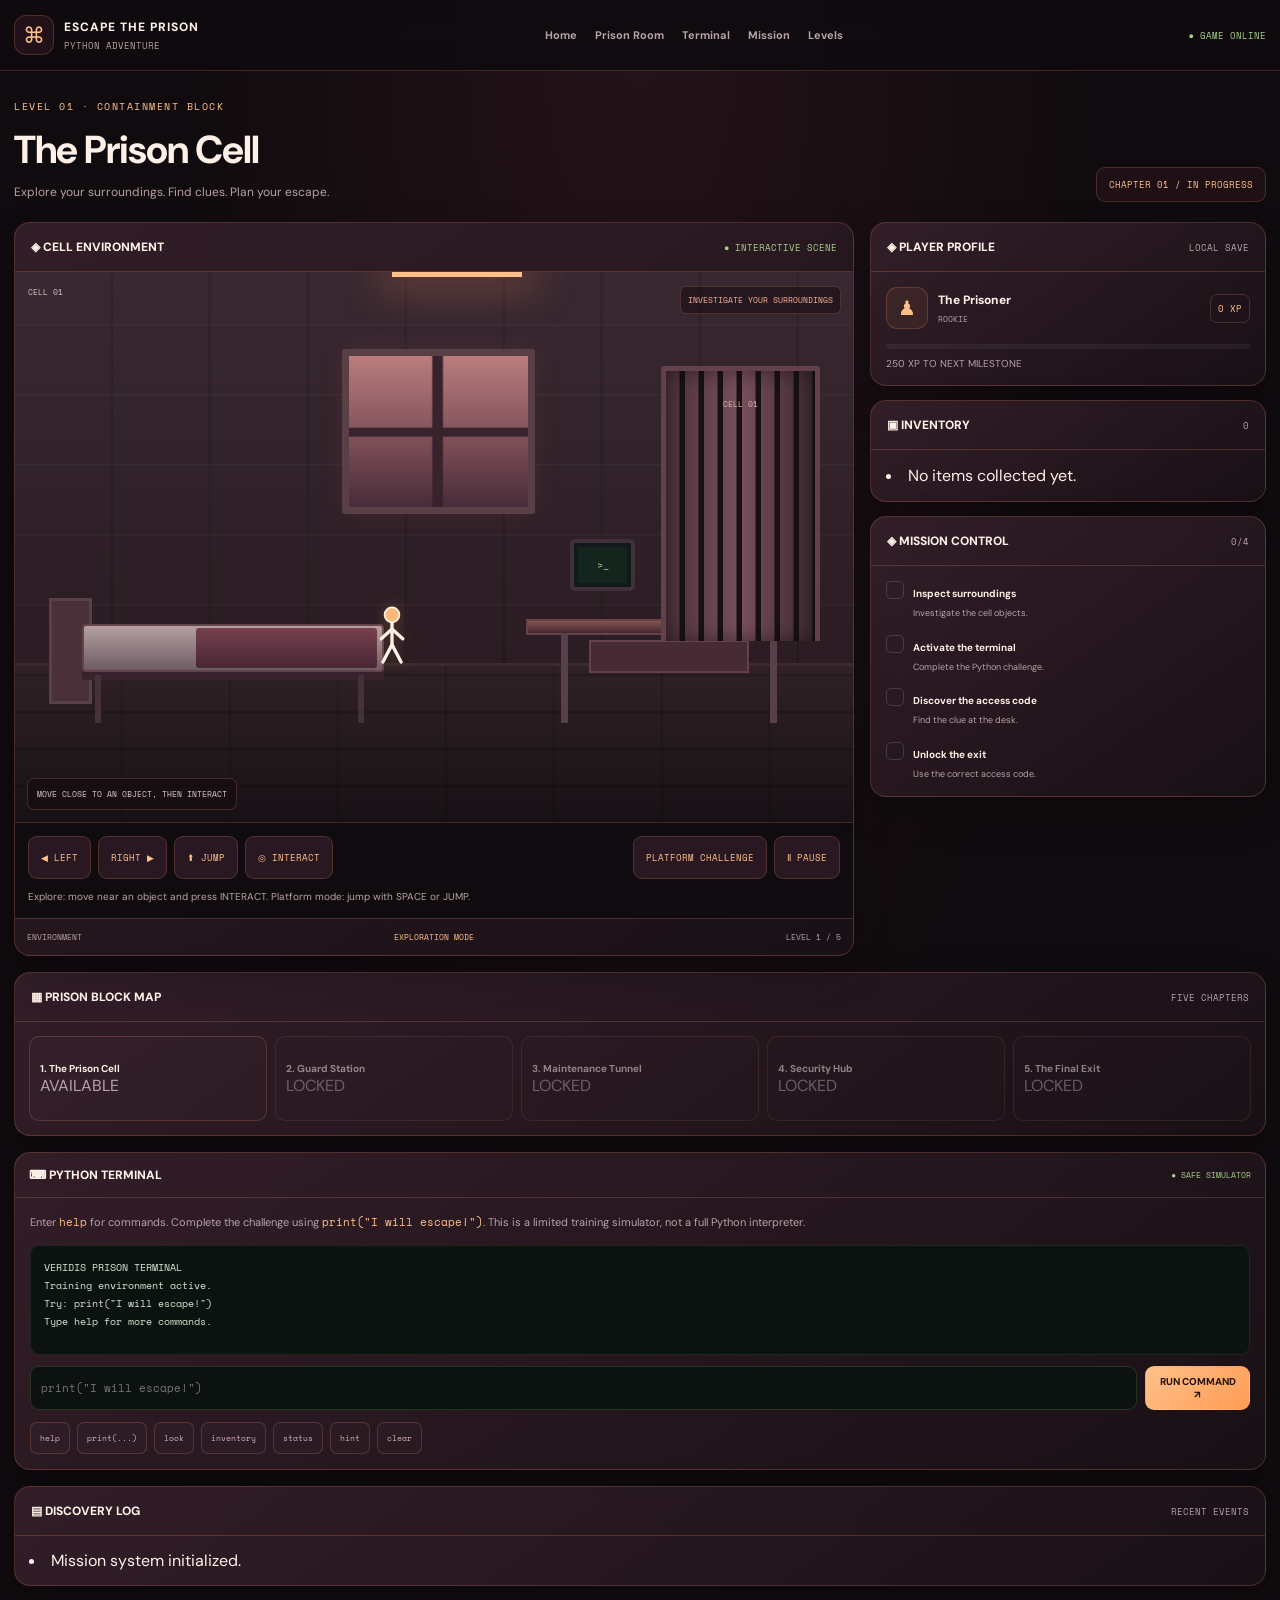
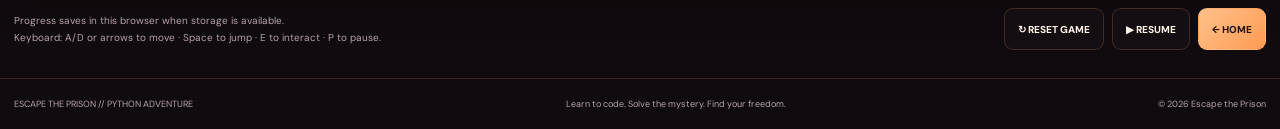
<file: prison.html>
<!DOCTYPE html>
<html lang="en">
<head>
<meta charset="UTF-8">
<meta name="viewport" content="width=device-width, initial-scale=1.0">
<meta name="theme-color" content="#100b0e">
<title>Prison Cell | Escape the Prison</title>

<link rel="preconnect" href="https://fonts.googleapis.com">
<link href="https://fonts.googleapis.com/css2?family=DM+Sans:wght@400;500;600;700;800&family=Space+Mono:wght@400;700&display=swap" rel="stylesheet">

<style>
:root {
  --bg: #100b0e;
  --panel: #21141b;
  --maroon: #702d43;
  --orange: #ff9b54;
  --orange-light: #ffc18a;
  --text: #fff1e7;
  --muted: #b6a2aa;
  --border: rgba(255,155,120,.2);
  --green: #a8cf8b;
}

* {
  box-sizing: border-box;
  margin: 0;
  padding: 0;
}

body {
  min-height: 100vh;
  color: var(--text);
  background:
    radial-gradient(ellipse at top, #702d4338, transparent 50%),
    var(--bg);
  font-family: "DM Sans", sans-serif;
}

button, input {
  font: inherit;
}

button {
  cursor: pointer;
  -webkit-tap-highlight-color: transparent;
}

button:focus-visible,
input:focus-visible,
a:focus-visible {
  outline: 2px solid var(--orange);
  outline-offset: 3px;
}

a {
  color: inherit;
  text-decoration: none;
}

.container {
  width: min(1400px, calc(100% - 28px));
  margin: auto;
}

.mono {
  font-family: "Space Mono", monospace;
}

.navbar {
  position: sticky;
  top: 0;
  z-index: 50;
  background: #100b0eee;
  border-bottom: 1px solid var(--border);
  backdrop-filter: blur(15px);
}

.nav-inner {
  min-height: 70px;
  display: flex;
  align-items: center;
  justify-content: space-between;
  gap: 15px;
}

.brand {
  display: flex;
  align-items: center;
  gap: 10px;
}

.brand-icon {
  width: 40px;
  height: 40px;
  display: grid;
  place-items: center;
  border: 1px solid var(--border);
  border-radius: 12px;
  color: var(--orange-light);
  background: #702d4338;
  font-size: 22px;
}

.brand-name {
  font-size: 12px;
  font-weight: 800;
  letter-spacing: 1px;
}

.brand-subtitle {
  display: block;
  margin-top: 4px;
  color: var(--muted);
  font: 9px "Space Mono", monospace;
}

.nav-links {
  display: flex;
  gap: 18px;
  flex-wrap: wrap;
}

.nav-links a {
  color: var(--muted);
  font-size: 11px;
  font-weight: 700;
}

.nav-links a:hover {
  color: var(--orange-light);
}

.status {
  color: var(--green);
  font: 9px "Space Mono", monospace;
}

.heading {
  padding: 28px 0 20px;
  display: flex;
  align-items: flex-end;
  justify-content: space-between;
  gap: 15px;
}

.eyebrow {
  color: var(--orange-light);
  font: 10px "Space Mono", monospace;
  letter-spacing: 1.5px;
}

h1 {
  margin-top: 10px;
  font-size: clamp(27px, 4vw, 39px);
  letter-spacing: -1px;
}

.heading p {
  margin-top: 7px;
  color: var(--muted);
  font-size: 12px;
  line-height: 1.7;
}

.badge {
  padding: 10px 12px;
  border: 1px solid var(--border);
  border-radius: 9px;
  color: var(--orange-light);
  background: #702d4329;
  white-space: nowrap;
  font: 9px "Space Mono", monospace;
}

.glass {
  overflow: hidden;
  border: 1px solid var(--border);
  border-radius: 16px;
  background: linear-gradient(145deg, #36202ae8, #1a1117f5);
  box-shadow: 0 16px 40px #0003;
}

.game-layout {
  display: grid;
  grid-template-columns: minmax(0, 1.7fr) minmax(250px, .8fr);
  align-items: start;
  gap: 16px;
}

.panel-heading {
  min-height: 49px;
  display: flex;
  align-items: center;
  justify-content: space-between;
  gap: 10px;
  padding: 14px 16px;
  border-bottom: 1px solid var(--border);
}

.panel-heading h2 {
  font-size: 12px;
  font-weight: 800;
}

.small-label {
  color: var(--muted);
  font: 9px "Space Mono", monospace;
}

.live-label {
  color: var(--green);
  font: 9px "Space Mono", monospace;
}

/* ================= ROOM ================= */

.room {
  position: relative;
  height: clamp(400px, 48vw, 550px);
  min-height: 400px;
  overflow: hidden;
  isolation: isolate;
  background: #21171b;
}

.back-wall {
  position: absolute;
  inset: 0 0 27%;
  background:
    repeating-linear-gradient(
      0deg,
      transparent 0 68px,
      #ffffff08 69px 70px
    ),
    repeating-linear-gradient(
      90deg,
      transparent 0 95px,
      #0002 96px 98px
    ),
    linear-gradient(#392831, #2a1c22);
}

.floor {
  position: absolute;
  inset: auto 0 0;
  height: 29%;
  border-top: 3px solid #6c4a5070;
  background:
    repeating-linear-gradient(
      0deg,
      transparent 0 34px,
      #0003 35px 37px
    ),
    repeating-linear-gradient(
      90deg,
      transparent 0 105px,
      #0002 106px 108px
    ),
    linear-gradient(#302126, #171115);
}

.ceiling-light {
  position: absolute;
  top: 0;
  left: 45%;
  width: 130px;
  height: 5px;
  background: var(--orange-light);
  box-shadow: 0 0 40px 15px #e8895940;
}

.room-number,
.room-warning {
  position: absolute;
  top: 14px;
  z-index: 3;
  font: 8px "Space Mono", monospace;
}

.room-number {
  left: 13px;
  color: #dfc5c8;
}

.room-warning {
  right: 12px;
  padding: 7px;
  border: 1px solid var(--border);
  border-radius: 6px;
  color: #ffb19c;
  background: #190e1399;
}

.room-object {
  position: absolute;
  z-index: 4;
  border: 0;
  padding: 0;
  background: transparent;
  cursor: pointer;
}

.room-object:hover,
.room-object:focus-visible {
  filter: brightness(1.3);
}

.object-tip {
  position: absolute;
  left: 50%;
  bottom: 105%;
  transform: translateX(-50%);
  padding: 5px 7px;
  border: 1px solid var(--border);
  border-radius: 5px;
  color: var(--orange-light);
  background: #160e12;
  white-space: nowrap;
  font: 8px "Space Mono", monospace;
  opacity: 0;
  pointer-events: none;
}

.room-object:hover .object-tip,
.room-object:focus-visible .object-tip {
  opacity: 1;
}

/* Window */

.window-object {
  top: 14%;
  left: 39%;
  width: 23%;
  height: 30%;
  min-width: 85px;
  border: 7px solid #594047;
  border-radius: 3px;
  background:
    linear-gradient(90deg, transparent 46%, #38232d 47% 52%, transparent 53%),
    linear-gradient(0deg, transparent 46%, #38232d 47% 52%, transparent 53%),
    linear-gradient(#b97d7d, #744752 65%, #472c39);
  box-shadow: 0 0 25px #c94e6520;
}

/* Bed */

.bed-object {
  left: 4%;
  bottom: 18%;
  width: 40%;
  height: 24%;
}

.bed-head {
  position: absolute;
  left: 0;
  top: 5%;
  width: 13%;
  height: 80%;
  border: 3px solid #584047;
  background: #493039;
}

.bed-mattress {
  position: absolute;
  left: 10%;
  right: 0;
  top: 25%;
  height: 36%;
  border: 2px solid #63444c;
  border-radius: 4px;
  background: linear-gradient(#b4a0a0, #6f5b65);
  box-shadow: 0 8px #38232c;
}

.bed-blanket {
  position: absolute;
  left: 44%;
  right: 2%;
  top: 28%;
  height: 30%;
  border-radius: 3px;
  background: linear-gradient(#77404e, #482735);
}

.bed-leg {
  position: absolute;
  bottom: 0;
  width: 6px;
  height: 37%;
  background: #443139;
}

.bed-leg.one { left: 14%; }
.bed-leg.two { right: 6%; }

/* Desk */

.desk-object {
  right: 5%;
  bottom: 18%;
  width: 34%;
  height: 25%;
}

.desk-top {
  position: absolute;
  inset: 24% 0 auto;
  height: 12%;
  background: linear-gradient(#825453, #42282f);
  border: 2px solid #684449;
}

.desk-leg {
  position: absolute;
  top: 34%;
  bottom: 0;
  width: 7px;
  background: #57404a;
}

.desk-leg.left { left: 12%; }
.desk-leg.right { right: 12%; }

.desk-drawer {
  position: absolute;
  left: 22%;
  right: 22%;
  top: 39%;
  height: 24%;
  border: 2px solid #644149;
  background: #472b34;
}

/* Terminal */

.terminal-object {
  right: 26%;
  bottom: 42%;
  width: 65px;
  height: 52px;
  border: 4px solid #423038;
  border-radius: 5px;
  background: #11191a;
}

.terminal-screen {
  position: absolute;
  inset: 4px;
  display: grid;
  place-items: center;
  color: var(--green);
  background: #14251d;
  font: 10px "Space Mono", monospace;
}

/* Door */

.door-object {
  right: 4%;
  top: 17%;
  width: 19%;
  height: 50%;
  min-width: 62px;
  border: 5px solid #62414b;
  border-bottom: 0;
  border-radius: 4px 4px 0 0;
  background:
    repeating-linear-gradient(
      90deg,
      transparent 0 13px,
      #171014 14px 19px
    ),
    linear-gradient(90deg, #4a303a, #78505a, #3b2730);
  box-shadow: inset 0 0 20px #10090c88;
}

.door-object::after {
  content: "CELL 01";
  position: absolute;
  top: 10%;
  left: 0;
  right: 0;
  color: #d6b6ba;
  text-align: center;
  font: 8px "Space Mono", monospace;
}

/* ================= STICKMAN ================= */

.stickman {
  position: absolute;
  z-index: 10;
  left: 48%;
  bottom: 27%;
  width: 38px;
  height: 72px;
  transform: translateX(-50%);
  pointer-events: none;
  filter: drop-shadow(0 0 7px #ff9b5440);
}

.stickman svg {
  width: 100%;
  height: 100%;
  overflow: visible;
}

.body-part {
  fill: none;
  stroke: #fff1e7;
  stroke-width: 4;
  stroke-linecap: round;
  stroke-linejoin: round;
}

.head {
  fill: #ffb878;
  stroke: #fff1e7;
  stroke-width: 2;
}

.stickman.walking .leg-left {
  animation: legLeft .2s infinite alternate;
  transform-origin: 23px 57px;
}

.stickman.walking .leg-right {
  animation: legRight .2s infinite alternate;
  transform-origin: 23px 57px;
}

.stickman.walking .arm-left {
  animation: armLeft .2s infinite alternate;
  transform-origin: 23px 35px;
}

.stickman.walking .arm-right {
  animation: armRight .2s infinite alternate;
  transform-origin: 23px 35px;
}

@keyframes legLeft {
  to { transform: rotate(25deg); }
}

@keyframes legRight {
  to { transform: rotate(-25deg); }
}

@keyframes armLeft {
  to { transform: rotate(-22deg); }
}

@keyframes armRight {
  to { transform: rotate(22deg); }
}

/* ================= PLATFORM MODE ================= */

.platform {
  display: none;
  position: absolute;
  z-index: 5;
  height: 13px;
  border: 2px solid #98616b;
  border-radius: 4px;
  background: linear-gradient(#75404f, #38212d);
  box-shadow: 0 5px 12px #0006;
  pointer-events: none;
}

.platform-mode .platform {
  display: block;
}

.platform-one {
  left: 17%;
  bottom: 30%;
  width: 22%;
}

.platform-two {
  left: 45%;
  bottom: 44%;
  width: 22%;
}

.platform-three {
  right: 4%;
  bottom: 58%;
  width: 18%;
}

.platform-exit {
  display: none;
  position: absolute;
  z-index: 6;
  right: 4%;
  bottom: 65%;
  padding: 8px;
  border: 1px solid var(--orange);
  border-radius: 7px;
  color: var(--orange-light);
  background: #160e12;
  font: 9px "Space Mono", monospace;
}

.platform-mode .platform-exit {
  display: block;
}

.platform-mode .bed-object,
.platform-mode .desk-object,
.platform-mode .terminal-object,
.platform-mode .window-object,
.platform-mode .door-object {
  opacity: .12;
  pointer-events: none;
}

.interaction-prompt {
  display: none;
  position: absolute;
  z-index: 20;
  left: 50%;
  bottom: 8%;
  transform: translateX(-50%);
  padding: 8px 10px;
  border: 1px solid #ffb87b80;
  border-radius: 8px;
  color: #24140e;
  background: var(--orange-light);
  white-space: nowrap;
  font: 9px "Space Mono", monospace;
}

.interaction-prompt.show {
  display: block;
}

.room-hint {
  position: absolute;
  z-index: 12;
  left: 12px;
  bottom: 12px;
  max-width: 75%;
  padding: 9px;
  border: 1px solid var(--border);
  border-radius: 7px;
  color: #e7cbd0;
  background: #160e12df;
  font: 8px "Space Mono", monospace;
  pointer-events: none;
}

.pause-overlay {
  display: none;
  position: absolute;
  inset: 0;
  z-index: 30;
  place-items: center;
  color: var(--orange-light);
  background: #100b0ed9;
  font: 14px "Space Mono", monospace;
}

.pause-overlay.show {
  display: grid;
}

/* ================= CONTROLS ================= */

.game-controls {
  display: flex;
  flex-wrap: wrap;
  justify-content: space-between;
  align-items: center;
  gap: 10px;
  padding: 13px;
  border-top: 1px solid var(--border);
  background: #100b0e;
}

.control-group {
  display: flex;
  flex-wrap: wrap;
  gap: 7px;
}

.game-control {
  min-height: 43px;
  padding: 10px 12px;
  border: 1px solid var(--border);
  border-radius: 9px;
  color: var(--orange-light);
  background: #291821;
  font: 9px "Space Mono", monospace;
  touch-action: none;
  user-select: none;
}

.game-control:active {
  color: #211016;
  background: var(--orange);
}

.control-hint {
  flex-basis: 100%;
  color: var(--muted);
  font-size: 10px;
  line-height: 1.6;
}

.scene-footer {
  display: flex;
  flex-wrap: wrap;
  justify-content: space-between;
  gap: 8px;
  padding: 12px;
  border-top: 1px solid var(--border);
  color: var(--muted);
  font: 8px "Space Mono", monospace;
}

.scene-footer strong {
  color: var(--orange-light);
  font-weight: 400;
}

/* ================= SIDEBAR ================= */

.sidebar {
  display: grid;
  gap: 14px;
}

.side-body {
  padding: 15px;
}

.player-row {
  display: flex;
  align-items: center;
  gap: 10px;
}

.avatar {
  width: 42px;
  height: 42px;
  display: grid;
  place-items: center;
  border: 1px solid var(--border);
  border-radius: 11px;
  color: var(--orange-light);
  background: #ff9b5412;
  font-size: 20px;
}

.player-name {
  font-size: 12px;
  font-weight: 800;
}

.player-rank {
  margin-top: 5px;
  color: var(--muted);
  font: 8px "Space Mono", monospace;
}

.xp-pill {
  margin-left: auto;
  padding: 7px;
  border: 1px solid var(--border);
  border-radius: 7px;
  color: var(--orange-light);
  font: 9px "Space Mono", monospace;
}

.xp-track {
  height: 5px;
  margin-top: 15px;
  overflow: hidden;
  border-radius: 20px;
  background: #ffffff0d;
}

.xp-fill {
  width: 0;
  height: 100%;
  background: linear-gradient(90deg, var(--maroon), var(--orange));
  transition: width .3s;
}

.xp-note {
  margin-top: 8px;
  color: var(--muted);
  font-size: 10px;
}

.object-list {
  display: grid;
  gap: 8px;
}

.object-entry {
  display: flex;
  align-items: center;
  gap: 9px;
  padding: 9px;
  border: 1px solid #ffffff0b;
  border-radius: 9px;
  background: #ffffff03;
}

.object-entry .icon {
  width: 29px;
  height: 29px;
  display: grid;
  place-items: center;
  border-radius: 7px;
  color: var(--orange-light);
  background: #ff9b5410;
}

.object-entry strong {
  display: block;
  font-size: 10px;
}

.object-entry small {
  display: block;
  margin-top: 4px;
  color: var(--muted);
  font-size: 9px;
}

.object-entry .state {
  margin-left: auto;
  color: var(--green);
  font: 8px "Space Mono", monospace;
}

.mission-item {
  display: flex;
  align-items: flex-start;
  gap: 9px;
  margin-bottom: 14px;
}

.mission-item:last-child {
  margin-bottom: 0;
}

.check {
  width: 18px;
  height: 18px;
  display: grid;
  place-items: center;
  flex-shrink: 0;
  border: 1px solid #ffffff24;
  border-radius: 5px;
  color: transparent;
}

.mission-item.done .check {
  border-color: #a8cf8b66;
  color: var(--green);
  background: #a8cf8b13;
}

.mission-item strong {
  font-size: 10px;
}

.mission-item p {
  margin-top: 4px;
  color: var(--muted);
  font-size: 9px;
  line-height: 1.6;
}

.action-button {
  min-height: 42px;
  display: inline-flex;
  align-items: center;
  justify-content: center;
  gap: 7px;
  padding: 0 13px;
  border: 1px solid transparent;
  border-radius: 9px;
  font-size: 10px;
  font-weight: 800;
}

.primary {
  color: #25140f;
  background: linear-gradient(135deg, var(--orange-light), var(--orange));
}

.secondary {
  border-color: var(--border);
  color: var(--text);
  background: #ffffff05;
}

.full {
  width: 100%;
}

/* ================= LEVELS ================= */

.level-panel,
.terminal-panel,
.log-panel {
  margin-top: 16px;
}

.level-grid {
  display: grid;
  grid-template-columns: repeat(5, minmax(0, 1fr));
  gap: 8px;
  padding: 14px;
}

.level-card {
  min-height: 85px;
  padding: 10px;
  border: 1px solid var(--border);
  border-radius: 10px;
  color: var(--muted);
  background: #ffffff04;
  text-align: left;
}

.level-card strong {
  display: block;
  color: var(--text);
  font-size: 10px;
}

.level-card small {
  display: block;
  margin-top: 8px;
  font: 8px "Space Mono", monospace;
}

.level-card.unlocked {
  border-color: #ff9b5466;
  color: var(--orange-light);
  background: #ff9b540c;
}

.level-card.completed {
  border-color: #a8cf8b66;
}

.level-card:disabled {
  opacity: .5;
  cursor: not-allowed;
}

/* ================= TERMINAL ================= */

.terminal-toolbar {
  display: flex;
  justify-content: space-between;
  align-items: center;
  gap: 10px;
  padding: 14px;
  border-bottom: 1px solid var(--border);
}

.terminal-title {
  font-size: 12px;
  font-weight: 800;
}

.terminal-status {
  color: var(--green);
  font: 8px "Space Mono", monospace;
}

.terminal-content {
  padding: 15px;
}

.terminal-intro {
  margin-bottom: 12px;
  color: var(--muted);
  font-size: 11px;
  line-height: 1.8;
}

.terminal-intro code {
  color: var(--orange-light);
  font-family: "Space Mono", monospace;
}

.terminal-output {
  min-height: 110px;
  max-height: 190px;
  overflow: auto;
  padding: 13px;
  border: 1px solid #a8cf8b1c;
  border-radius: 9px;
  color: #d7e7d3;
  background: #0c1210;
  font: 10px/1.8 "Space Mono", monospace;
  white-space: pre-wrap;
  overflow-wrap: anywhere;
}

.terminal-line {
  color: var(--green);
}

.terminal-error {
  color: #ff9999;
}

.terminal-success {
  color: #ffd09b;
}

.terminal-form {
  display: flex;
  gap: 8px;
  margin-top: 11px;
}

.terminal-form input {
  width: 100%;
  min-width: 0;
  min-height: 44px;
  padding: 10px;
  border: 1px solid #a8cf8b2b;
  border-radius: 9px;
  color: #cde7c4;
  background: #0c1210;
  font: 11px "Space Mono", monospace;
}

.terminal-help {
  display: flex;
  flex-wrap: wrap;
  gap: 7px;
  margin-top: 12px;
}

.command-chip {
  min-height: 32px;
  padding: 6px 9px;
  border: 1px solid var(--border);
  border-radius: 7px;
  color: #d7b5c0;
  background: #ffffff04;
  font: 8px "Space Mono", monospace;
}

.log-body {
  padding: 14px;
}

.log-list {
  display: grid;
  gap: 9px;
}

.log-line {
  display: flex;
  gap: 9px;
  color: var(--muted);
  font-size: 10px;
  line-height: 1.6;
}

.log-line span {
  color: var(--orange-light);
  font-family: "Space Mono", monospace;
}

.log-empty {
  color: var(--muted);
  font-size: 10px;
}

.bottom-actions {
  display: flex;
  justify-content: space-between;
  align-items: center;
  flex-wrap: wrap;
  gap: 12px;
  padding: 22px 0 28px;
}

.bottom-actions p {
  color: var(--muted);
  font-size: 10px;
  line-height: 1.7;
}

.action-group {
  display: flex;
  flex-wrap: wrap;
  gap: 8px;
}

/* ================= MODAL + TOAST ================= */

.modal-backdrop {
  position: fixed;
  inset: 0;
  z-index: 100;
  display: none;
  align-items: center;
  justify-content: center;
  padding: 16px;
  background: #080508d9;
  backdrop-filter: blur(8px);
}

.modal-backdrop.open {
  display: flex;
}

.modal {
  width: min(430px, 100%);
  max-height: 90vh;
  overflow: auto;
  padding: 22px;
  border: 1px solid #ff9b5444;
  border-radius: 17px;
  background: linear-gradient(145deg, #351e29, #160f13);
}

.modal-top {
  display: flex;
  justify-content: space-between;
  align-items: center;
  gap: 10px;
}

.modal-top h2 {
  font-size: 17px;
}

.close-modal {
  width: 34px;
  height: 34px;
  border: 1px solid var(--border);
  border-radius: 8px;
  color: var(--text);
  background: #ffffff05;
  font-size: 20px;
}

.modal-description {
  margin-top: 13px;
  color: var(--muted);
  font-size: 11px;
  line-height: 1.8;
}

.modal-content {
  margin-top: 16px;
}

.modal-content label {
  display: block;
  margin-bottom: 8px;
  color: var(--orange-light);
  font-size: 10px;
}

.modal-input {
  width: 100%;
  min-height: 45px;
  padding: 11px;
  border: 1px solid var(--border);
  border-radius: 8px;
  color: var(--text);
  background: var(--bg);
}

.modal-feedback {
  min-height: 20px;
  margin-top: 11px;
  color: var(--muted);
  font-size: 10px;
  line-height: 1.6;
}

.modal-actions {
  display: flex;
  flex-wrap: wrap;
  gap: 8px;
  margin-top: 14px;
}

.modal-actions button {
  flex: 1;
}

.toast {
  position: fixed;
  right: 16px;
  bottom: 16px;
  z-index: 150;
  width: min(330px, calc(100% - 32px));
  padding: 14px;
  border: 1px solid #ff9b5444;
  border-radius: 12px;
  background: #21141bef;
  box-shadow: 0 15px 45px #0006;
  opacity: 0;
  transform: translateY(10px);
  pointer-events: none;
  transition: .2s;
}

.toast.show {
  opacity: 1;
  transform: translateY(0);
}

.toast strong {
  color: var(--orange-light);
  font-size: 11px;
}

.toast p {
  margin-top: 5px;
  color: var(--muted);
  font-size: 10px;
  line-height: 1.6;
}

.footer {
  border-top: 1px solid var(--border);
  padding: 19px 0;
  color: var(--muted);
  font-size: 9px;
}

.footer-inner {
  display: flex;
  justify-content: space-between;
  flex-wrap: wrap;
  gap: 12px;
}

@media (max-width: 900px) {
  .game-layout {
    grid-template-columns: 1fr;
  }

  .sidebar {
    grid-template-columns: repeat(2, minmax(0, 1fr));
  }

  .mission-card {
    grid-column: 1 / -1;
  }
}

@media (max-width: 600px) {
  .nav-inner {
    padding: 12px 0;
    flex-wrap: wrap;
  }

  .nav-links {
    order: 3;
    width: 100%;
    justify-content: space-between;
    gap: 8px;
  }

  .nav-links a {
    font-size: 10px;
  }

  .status {
    display: none;
  }

  .heading {
    align-items: flex-start;
    flex-direction: column;
  }

  .room {
    height: 390px;
    min-height: 390px;
  }

  .sidebar {
    grid-template-columns: 1fr;
  }

  .mission-card {
    grid-column: auto;
  }

  .level-grid {
    grid-template-columns: repeat(2, minmax(0, 1fr));
  }

  .game-controls {
    justify-content: center;
  }

  .control-group {
    justify-content: center;
  }

  .terminal-form {
    flex-wrap: wrap;
  }

  .terminal-form button {
    width: 100%;
  }

  .bottom-actions {
    align-items: flex-start;
    flex-direction: column;
  }
}

@media (prefers-reduced-motion: reduce) {
  *, *::before, *::after {
    scroll-behavior: auto !important;
    transition-duration: .01ms !important;
  }

  .stickman.walking * {
    animation: none !important;
  }
}
</style>
</head>

<body>
<header class="navbar">
  <div class="container nav-inner">
    <a href="index.html" class="brand">
      <div class="brand-icon">⌘</div>
      <div>
        <div class="brand-name">ESCAPE THE PRISON</div>
        <span class="brand-subtitle">PYTHON ADVENTURE</span>
      </div>
    </a>

    <nav class="nav-links" aria-label="Main navigation">
      <a href="index.html">Home</a>
      <a href="#room">Prison Room</a>
      <a href="#terminal">Terminal</a>
      <a href="#mission">Mission</a>
      <a href="#levels">Levels</a>
    </nav>

    <div class="status">● GAME ONLINE</div>
  </div>
</header>

<main class="container">
  <section class="heading">
    <div>
      <div class="eyebrow">LEVEL 01 · CONTAINMENT BLOCK</div>
      <h1 id="pageTitle">THE PRISON CELL<span style="color:var(--orange)">.</span></h1>
      <p id="pageSubtitle">Investigate the room. Collect clues. Find a way out.</p>
    </div>
    <div class="badge">
      CHAPTER <span id="chapterNumber">01</span> /
      <span id="levelStatus">IN PROGRESS</span>
    </div>
  </section>

  <div class="game-layout">
    <section class="glass" id="roomPanel">
      <div class="panel-heading">
        <h2>◈ CELL ENVIRONMENT</h2>
        <span class="live-label">● INTERACTIVE SCENE</span>
      </div>

      <div class="room" id="gameRoom">
        <div class="back-wall"></div>
        <div class="ceiling-light"></div>
        <div class="floor"></div>

        <div class="room-number" id="roomNumber">BLOCK A / CELL 001</div>
        <div class="room-warning" id="roomWarning">RESTRICTED ZONE</div>

        <button class="window-object room-object" data-object="window" type="button" aria-label="Investigate window">
          <span class="object-tip">BARRED WINDOW</span>
        </button>

        <button class="bed-object room-object" data-object="bed" type="button" aria-label="Investigate bed">
          <span class="object-tip">OLD BED</span>
          <span class="bed-head"></span>
          <span class="bed-mattress"></span>
          <span class="bed-blanket"></span>
          <span class="bed-leg one"></span>
          <span class="bed-leg two"></span>
        </button>

        <button class="desk-object room-object" data-object="desk" type="button" aria-label="Investigate desk">
          <span class="object-tip">WOODEN DESK</span>
          <span class="desk-top"></span>
          <span class="desk-leg left"></span>
          <span class="desk-leg right"></span>
          <span class="desk-drawer"></span>
        </button>

        <button class="terminal-object room-object" data-object="computer" type="button" aria-label="Investigate terminal">
          <span class="object-tip">ABANDONED TERMINAL</span>
          <span class="terminal-screen">&gt;_</span>
        </button>

        <button class="door-object room-object" data-object="door" type="button" aria-label="Investigate cell door">
          <span class="object-tip">LOCKED EXIT</span>
        </button>

        <div class="stickman" id="stickman" role="img" aria-label="Your stickman character">
          <svg viewBox="0 0 46 82" aria-hidden="true">
            <circle class="head" cx="23" cy="13" r="9"></circle>
            <path class="body-part" d="M23 23 L23 49"></path>
            <path class="body-part arm-left" d="M23 30 L10 42"></path>
            <path class="body-part arm-right" d="M23 30 L36 42"></path>
            <path class="body-part leg-left" d="M23 49 L12 70"></path>
            <path class="body-part leg-right" d="M23 49 L34 70"></path>
          </svg>
        </div>

        <div class="platform platform-one"></div>
        <div class="platform platform-two"></div>
        <div class="platform platform-three"></div>
        <div class="platform-exit" id="platformExit">EXIT → REACH ME</div>

        <div class="interaction-prompt" id="interactionPrompt">E / INTERACT</div>
        <div class="room-hint" id="roomHint">MOVE CLOSE TO AN OBJECT, THEN INTERACT</div>
        <div class="pause-overlay" id="pauseOverlay">GAME PAUSED</div>
      </div>

      <!-- Controls belong OUTSIDE .room but INSIDE the scene panel. -->
      <div class="game-controls">
        <div class="control-group">
          <button class="game-control" id="moveLeft" type="button">◀ LEFT</button>
          <button class="game-control" id="moveRight" type="button">RIGHT ▶</button>
          <button class="game-control" id="jumpButton" type="button">⬆ JUMP</button>
          <button class="game-control" id="interactButton" type="button">◎ INTERACT</button>
        </div>

        <div class="control-group">
          <button class="game-control" id="modeButton" type="button">ENTER PLATFORM MODE</button>
          <button class="game-control" id="pauseButton" type="button">Ⅱ PAUSE</button>
        </div>

        <p class="control-hint" id="controlHint">
          Explore: move near an object and press INTERACT.
          Platform mode: jump with SPACE or JUMP.
        </p>
      </div>

      <div class="scene-footer">
        <span>ENVIRONMENT</span>
        <strong id="sceneStatus">0 / 5 OBJECTS DISCOVERED</strong>
        <span id="sceneLevel">◈ LEVEL 01</span>
      </div>
    </section>

    <aside class="sidebar">
      <section class="glass">
        <div class="panel-heading">
          <h2>◈ PLAYER PROFILE</h2>
          <span class="small-label">LOCAL SAVE</span>
        </div>
        <div class="side-body">
          <div class="player-row">
            <div class="avatar">♟</div>
            <div>
              <div class="player-name">The Prisoner</div>
              <div class="player-rank" id="rankText">ROOKIE ESCAPE ARTIST</div>
            </div>
            <div class="xp-pill"><span id="xpValue">0</span> XP</div>
          </div>
          <div class="xp-track"><div class="xp-fill" id="xpFill"></div></div>
          <p class="xp-note" id="xpNote">Complete tasks to earn experience.</p>
        </div>
      </section>

      <section class="glass">
        <div class="panel-heading">
          <h2>▣ INVENTORY</h2>
          <span class="small-label" id="inventoryCount">0 ITEMS</span>
        </div>
        <div class="side-body">
          <div class="object-list" id="inventoryList"></div>
        </div>
      </section>

      <section class="glass mission-card" id="mission">
        <div class="panel-heading">
          <h2>◈ MISSION CONTROL</h2>
          <span class="small-label" id="missionCount">001</span>
        </div>

        <div class="side-body">
          <div class="mission-item" id="taskInspect">
            <span class="check">✓</span>
            <div><strong>Inspect surroundings</strong><p>Investigate the cell objects.</p></div>
          </div>
          <div class="mission-item" id="taskCode">
            <span class="check">✓</span>
            <div><strong>Activate the terminal</strong><p>Complete the Python challenge.</p></div>
          </div>
          <div class="mission-item" id="taskDesk">
            <span class="check">✓</span>
            <div><strong>Discover the access code</strong><p>Find the clue at the desk.</p></div>
          </div>
          <div class="mission-item" id="taskDoor">
            <span class="check">✓</span>
            <div><strong>Unlock the exit</strong><p>Use the correct access code.</p></div>
          </div>
        </div>
      </section>
    </aside>
  </div>

  <section class="glass level-panel" id="levels">
    <div class="panel-heading">
      <h2>▦ PRISON BLOCK MAP</h2>
      <span class="small-label">FIVE CHAPTERS</span>
    </div>
    <div class="level-grid" id="levelGrid"></div>
  </section>

  <section class="glass terminal-panel" id="terminal">
    <div class="terminal-toolbar">
      <div class="terminal-title">⌨ PYTHON TERMINAL</div>
      <span class="terminal-status">● SAFE SIMULATOR</span>
    </div>

    <div class="terminal-content">
      <p class="terminal-intro">
        Enter <code>help</code> for commands. Complete the challenge using
        <code>print("I will escape!")</code>. This is a limited training
        simulator, not a full Python interpreter.
      </p>

      <div class="terminal-output" id="terminalOutput" role="log" aria-live="polite"></div>

      <form class="terminal-form" id="terminalForm">
        <input id="terminalInput" type="text" maxlength="180" autocomplete="off"
          spellcheck="false" aria-label="Enter a simulated Python command"
          placeholder='print("I will escape!")'>
        <button class="action-button primary" type="submit">RUN COMMAND ↗</button>
      </form>

      <div class="terminal-help">
        <button class="command-chip" type="button" data-command="help">help</button>
        <button class="command-chip" type="button" data-command='print("I will escape!")'>print(...)</button>
        <button class="command-chip" type="button" data-command="look">look</button>
        <button class="command-chip" type="button" data-command="inventory">inventory</button>
        <button class="command-chip" type="button" data-command="status">status</button>
        <button class="command-chip" type="button" data-command="hint">hint</button>
        <button class="command-chip" type="button" data-command="clear">clear</button>
      </div>
    </div>
  </section>

  <section class="glass log-panel">
    <div class="panel-heading">
      <h2>▤ DISCOVERY LOG</h2>
      <span class="small-label">RECENT EVENTS</span>
    </div>
    <div class="log-body">
      <div class="log-list" id="logList" aria-live="polite"></div>
    </div>
  </section>

  <div class="bottom-actions">
    <p>
      Progress saves in this browser when storage is available.<br>
      Keyboard: A/D or arrows to move · Space to jump · E to interact · P to pause.
    </p>
    <div class="action-group">
      <button class="action-button secondary" id="resetButton" type="button">↻ RESET GAME</button>
      <button class="action-button secondary" id="resumeButton" type="button">▶ RESUME</button>
      <a href="index.html" class="action-button primary">← HOME</a>
    </div>
  </div>
</main>

<footer class="footer">
  <div class="container footer-inner">
    <div>ESCAPE THE PRISON // PYTHON ADVENTURE</div>
    <p>Learn to code. Solve the mystery. Find your freedom.</p>
    <p>© <span id="year"></span> Escape the Prison</p>
  </div>
</footer>

<div class="modal-backdrop" id="modalBackdrop" role="dialog"
  aria-modal="true" aria-labelledby="modalTitle">
  <section class="modal">
    <div class="modal-top">
      <h2 id="modalTitle">INVESTIGATION</h2>
      <button class="close-modal" id="closeModal" type="button" aria-label="Close dialog">×</button>
    </div>
    <p class="modal-description" id="modalDescription"></p>
    <div class="modal-content" id="modalContent"></div>
    <div class="modal-feedback" id="modalFeedback" aria-live="polite"></div>
    <div class="modal-actions" id="modalActions"></div>
  </section>
</div>

<div class="toast" id="toast" role="status" aria-live="polite">
  <strong id="toastTitle">MISSION CONTROL</strong>
  <p id="toastMessage"></p>
  </div>
  <script>
(() => {
  "use strict";

  const SAVE_KEY = "escapePrisonCellSaveV1";

  const levels = [
    { name: "The Prison Cell", code: "4312" },
    { name: "Guard Station", code: "2580" },
    { name: "Maintenance Tunnel", code: "7046" },
    { name: "Security Hub", code: "1963" },
    { name: "The Final Exit", code: "8251" }
  ];

  const $ = id => document.getElementById(id);

  const state = {
    level: 1,
    highestUnlocked: 1,
    completedLevels: [],
    xp: 0,
    inventory: [],
    discovered: [],
    deskClue: false,
    terminalComplete: false,
    paused: false,
    platformMode: false,
    gameWon: false,
    playerX: 45,
    playerY: 0,
    velocityY: 0,
    grounded: true,
    targetObject: null,
    walkingDirection: 0
  };

  const objectPositions = {
    window: 50,
    bed: 24,
    desk: 75,
    computer: 67,
    door: 92
  };

  const objectNames = {
    window: "Window",
    bed: "Bed",
    desk: "Desk",
    computer: "Computer",
    door: "Exit Door"
  };

  const keys = {};
  let animationFrame = null;
  let lastFrame = 0;
  let modalOpen = false;

  function saveGame() {
    try {
      localStorage.setItem(SAVE_KEY, JSON.stringify({
        level: state.level,
        highestUnlocked: state.highestUnlocked,
        completedLevels: state.completedLevels,
        xp: state.xp,
        inventory: state.inventory,
        discovered: state.discovered,
        deskClue: state.deskClue,
        terminalComplete: state.terminalComplete,
        gameWon: state.gameWon
      }));
    } catch (error) {
      console.warn("Progress could not be saved.", error);
    }
  }

  function loadGame() {
    try {
      const saved = JSON.parse(localStorage.getItem(SAVE_KEY) || "null");
      if (!saved || typeof saved !== "object") return;

      state.level = Math.max(
        1,
        Math.min(levels.length, Number(saved.level) || 1)
      );

      state.highestUnlocked = Math.max(
        1,
        Math.min(levels.length, Number(saved.highestUnlocked) || 1)
      );

      state.completedLevels = Array.isArray(saved.completedLevels)
        ? saved.completedLevels.filter(n =>
            Number.isInteger(n) && n >= 1 && n <= levels.length
          )
        : [];

      state.xp = Math.max(0, Number(saved.xp) || 0);
      state.inventory = Array.isArray(saved.inventory)
        ? saved.inventory.filter(item => typeof item === "string")
        : [];

      state.discovered = Array.isArray(saved.discovered)
        ? saved.discovered.filter(item => typeof item === "string")
        : [];

      state.deskClue = Boolean(saved.deskClue);
      state.terminalComplete = Boolean(saved.terminalComplete);
      state.gameWon = Boolean(saved.gameWon);

    } catch (error) {
      console.warn("Saved progress could not be loaded.", error);
    }
  }

  function addLog(message) {
    const list = $("logList");
    if (!list) return;

    const item = document.createElement("li");
    item.textContent = message;
    list.prepend(item);

    while (list.children.length > 8) {
      list.removeChild(list.lastElementChild);
    }
  }

  function toast(title, message) {
    const box = $("toast");
    if (!box) return;

    if ($("toastTitle")) $("toastTitle").textContent = title;
    if ($("toastMessage")) $("toastMessage").textContent = message;

    box.classList.add("show");
    clearTimeout(toast.timer);

    toast.timer = setTimeout(() => {
      box.classList.remove("show");
    }, 3200);
  }

  function awardXP(amount, reason) {
    state.xp += amount;
    addLog("+" + amount + " XP — " + reason);
    toast("XP EARNED", "+" + amount + " XP · " + reason);
    updateUI();
    saveGame();
  }

  function addInventory(item) {
    if (state.inventory.includes(item)) return false;

    state.inventory.push(item);
    addLog("Item collected: " + item);
    updateUI();
    saveGame();
    return true;
  }

  function updateUI() {
    const level = levels[state.level - 1];

    if ($("year")) $("year").textContent = new Date().getFullYear();
    if ($("chapterNumber")) {
      $("chapterNumber").textContent =
        String(state.level).padStart(2, "0");
    }

    if ($("pageTitle")) $("pageTitle").textContent = level.name;
    if ($("pageSubtitle")) {
      $("pageSubtitle").textContent =
        "Explore your surroundings. Find clues. Plan your escape.";
    }

    if ($("roomNumber")) {
      $("roomNumber").textContent =
        "CELL " + String(state.level).padStart(2, "0");
    }

    if ($("sceneLevel")) {
      $("sceneLevel").textContent =
        "LEVEL " + state.level + " / " + levels.length;
    }

    if ($("xpValue")) $("xpValue").textContent = state.xp;

    if ($("rankText")) {
      $("rankText").textContent =
        state.xp >= 250 ? "MASTER ESCAPIST" :
        state.xp >= 100 ? "STRATEGIST" : "ROOKIE";
    }

    if ($("xpFill")) {
      $("xpFill").style.width = Math.min(100, state.xp % 250 / 2.5) + "%";
    }

    if ($("xpNote")) {
      $("xpNote").textContent =
        Math.max(0, 250 - state.xp % 250) + " XP TO NEXT MILESTONE";
    }

    if ($("inventoryCount")) {
      $("inventoryCount").textContent = state.inventory.length;
    }

    if ($("inventoryList")) {
      const list = $("inventoryList");
      list.replaceChildren();

      if (!state.inventory.length) {
        const empty = document.createElement("li");
        empty.textContent = "No items collected yet.";
        list.appendChild(empty);
      } else {
        state.inventory.forEach(item => {
          const li = document.createElement("li");
          li.textContent = item;
          list.appendChild(li);
        });
      }
    }

    const tasks = [
      ["taskInspect", state.discovered.length > 0],
      ["taskCode", state.deskClue],
      ["taskDesk", state.terminalComplete],
      ["taskDoor", state.completedLevels.includes(state.level)]
    ];

    let completedTasks = 0;

    tasks.forEach(([id, complete]) => {
      const el = $(id);
      if (!el) return;

      el.classList.toggle("complete", complete);
      if (complete) completedTasks++;
    });

    if ($("missionCount")) {
      $("missionCount").textContent = completedTasks + "/" + tasks.length;
    }

    if ($("levelStatus")) {
      $("levelStatus").textContent =
        state.completedLevels.includes(state.level)
          ? "COMPLETED"
          : "IN PROGRESS";
    }

    if ($("roomWarning")) {
      $("roomWarning").textContent = state.gameWon
        ? "ESCAPE SUCCESSFUL"
        : "INVESTIGATE YOUR SURROUNDINGS";
    }

    if ($("sceneStatus")) {
      $("sceneStatus").textContent = state.paused
        ? "PAUSED"
        : state.platformMode ? "PLATFORM MODE" : "EXPLORATION MODE";
    }

    renderLevels();
    updatePlayerPosition();
  }

  function renderLevels() {
    const grid = $("levelGrid");
    if (!grid) return;

    grid.replaceChildren();

    levels.forEach((level, index) => {
      const number = index + 1;
      const unlocked = number <= state.highestUnlocked;
      const completed = state.completedLevels.includes(number);

      const button = document.createElement("button");
      button.type = "button";
      button.className = "level-card";
      button.disabled = !unlocked;

      const title = document.createElement("strong");
      title.textContent = number + ". " + level.name;

      const status = document.createElement("span");
      status.textContent = completed
        ? "COMPLETED"
        : unlocked ? "AVAILABLE" : "LOCKED";

      button.append(title, status);

      button.addEventListener("click", () => {
        if (!unlocked) return;

        state.level = number;
        state.playerX = 45;
        state.playerY = 0;
        state.velocityY = 0;
        state.grounded = true;
        state.targetObject = null;
        state.platformMode = false;
        state.gameWon = completed;
        updateUI();
        saveGame();

        toast("LEVEL LOADED", level.name);
        addLog("Entered " + level.name + ".");
      });

      grid.appendChild(button);
    });
  }

  function updatePlayerPosition() {
    const player = $("stickman");
    if (!player) return;

    player.style.left = state.playerX + "%";

    if (state.platformMode) {
      player.style.bottom = "27%";
      player.style.transform =
        "translateX(-50%) translateY(" + (-state.playerY) + "px)";
    } else {
      player.style.bottom = "27%";
      player.style.transform = "translateX(-50%)";
    }
  }

  function setPrompt(message) {
    if ($("interactionPrompt")) {
      $("interactionPrompt").textContent = message;
    }
  }

  function nearestObject() {
    if (!state.targetObject) return null;

    const distance = Math.abs(
      state.playerX - objectPositions[state.targetObject]
    );

    return distance <= 10 ? state.targetObject : null;
  }

  function updateInteractionPrompt() {
    if (state.platformMode) {
      setPrompt("PLATFORM MODE · MOVE AND JUMP");
      return;
    }

    if (!state.targetObject) {
      setPrompt("Tap an object to investigate");
      return;
    }

    const nearby = nearestObject();

    if (nearby) {
      setPrompt("INTERACT · " + objectNames[nearby].toUpperCase());
    } else {
      setPrompt("MOVING TO " +
        objectNames[state.targetObject].toUpperCase() + "…");
    }
  }

  function showModal(title, description, buttons) {
    const backdrop = $("modalBackdrop");
    if (!backdrop) {
      toast(title, description);
      return;
    }

    modalOpen = true;

    if ($("modalTitle")) $("modalTitle").textContent = title;
    if ($("modalDescription")) {
      $("modalDescription").textContent = description;
    }

    const content = $("modalContent");
    if (content) content.replaceChildren();

    const feedback = $("modalFeedback");
    if (feedback) feedback.textContent = "";

    const actions = $("modalActions");
    if (actions) {
      actions.replaceChildren();

      (buttons || [{ label: "CLOSE", action: closeModal }])
        .forEach(buttonInfo => {
          const button = document.createElement("button");
          button.type = "button";
          button.textContent = buttonInfo.label;
          button.addEventListener("click", buttonInfo.action);
          actions.appendChild(button);
        });
    }

    backdrop.classList.add("open");
    backdrop.setAttribute("aria-hidden", "false");
  }

  function closeModal() {
    modalOpen = false;

    const backdrop = $("modalBackdrop");
    if (!backdrop) return;

    backdrop.classList.remove("open");
    backdrop.setAttribute("aria-hidden", "true");
  }

  function investigate(object) {
    if (state.paused || state.platformMode) return;

    const nearby = nearestObject();

    if (nearby !== object) {
      state.targetObject = object;
      state.walkingDirection =
        Math.sign(objectPositions[object] - state.playerX);

      updateInteractionPrompt();
      toast("MOVING", "Approaching " + objectNames[object] + ".");
      return;
    }

    state.targetObject = object;
    openObject(object);
  }

  function openObject(object) {
    switch (object) {
      case "window":
        if (!state.discovered.includes("window")) {
          state.discovered.push("window");
          addInventory("Bent Wire");
          awardXP(10, "Window inspected");
        }

        showModal(
          "THE WINDOW",
          "One metal bar is loose. You might be able to use a small tool later, but the window is too high to escape through.",
          [{ label: "BACK TO CELL", action: closeModal }]
        );
        break;

      case "bed":
        if (!state.discovered.includes("bed")) {
          state.discovered.push("bed");
          awardXP(10, "Bed searched");
        }

        showModal(
          "UNDER THE BED",
          "You discover a torn note: “The desk holds the access code. The terminal may reveal another clue.”",
          [{ label: "KEEP SEARCHING", action: closeModal }]
        );
        break;

      case "desk":
        if (!state.discovered.includes("desk")) {
          state.discovered.push("desk");
          state.deskClue = true;
          addInventory("Access Code Note");
          awardXP(20, "Desk clue discovered");
        }

        showModal(
          "THE DESK",
          "A folded note contains the access code: " +
            levels[state.level - 1].code +
            ". Remember it for the exit door.",
          [{ label: "TAKE NOTE", action: closeModal }]
        );
        break;

      case "computer":
        showModal(
          "THE TERMINAL",
          "A training terminal is available. Open the terminal panel and complete its simple Python-style challenge.",
          [
            {
              label: "GO TO TERMINAL",
              action: () => {
                closeModal();
                if ($("terminalInput")) $("terminalInput").focus();

                if ($("terminalOutput")) {
                  $("terminalOutput").textContent +=
                    "\nTerminal ready. Type help for available commands.\n";
                }

                const terminal = $("terminalForm");
                if (terminal) {
                  terminal.scrollIntoView({
                    behavior: "smooth",
                    block: "center"
                  });
                }
              }
            },
            { label: "CLOSE", action: closeModal }
          ]
        );
        break;

      case "door":
        if (!state.deskClue) {
          showModal(
            "LOCKED EXIT",
            "The door requires a code. Search the desk before trying to escape.",
            [{ label: "UNDERSTOOD", action: closeModal }]
          );
          return;
        }

        showModal(
          "EXIT SECURITY",
          "Enter the four-digit code you found on the desk.",
          [
            {
              label: "ENTER CODE",
              action: () => {
                closeModal();
                askForCode();
              }
            },
            { label: "CANCEL", action: closeModal }
          ]
        );
        break;
    }

    updateUI();
    saveGame();
  }

  function askForCode() {
    const wrapper = $("modalContent");
    const actions = $("modalActions");

    showModal(
      "ACCESS CODE",
      "Use the code from the desk note.",
      []
    );

    const input = document.createElement("input");
    input.type = "text";
    input.inputMode = "numeric";
    input.maxLength = 4;
    input.placeholder = "4-digit code";
    input.autocomplete = "off";
    input.setAttribute("aria-label", "Four-digit access code");

    if (wrapper) wrapper.appendChild(input);

    const message = document.createElement("p");
    message.textContent = "";
    if (wrapper) wrapper.appendChild(message);

    if (actions) {
      const submit = document.createElement("button");
      submit.type = "button";
      submit.textContent = "UNLOCK";

      submit.addEventListener("click", () => {
        if (input.value.trim() !== levels[state.level - 1].code) {
          message.textContent = "That code is incorrect. Check your note.";
          return;
        }

        if (!state.terminalComplete) {
          message.textContent =
            "Code accepted, but the terminal challenge must also be completed.";
          return;
        }

        closeModal();
        completeLevel();
      });

      const cancel = document.createElement("button");
      cancel.type = "button";
      cancel.textContent = "CANCEL";
      cancel.addEventListener("click", closeModal);

      actions.append(submit, cancel);
    }

    input.focus();
  }

  function completeLevel() {
    const current = state.level;

    if (!state.completedLevels.includes(current)) {
      state.completedLevels.push(current);
      awardXP(50, "Escape route completed");
    }

    state.gameWon = true;

    if (current < levels.length) {
      state.highestUnlocked = Math.max(
        state.highestUnlocked,
        current + 1
      );
    }

    updateUI();
    saveGame();
    addLog("Completed " + levels[current - 1].name + ".");

    const buttons = [];

    if (current < levels.length) {
      buttons.push({
        label: "NEXT LEVEL",
        action: () => {
          closeModal();
          state.level = current + 1;
          state.playerX = 45;
          state.playerY = 0;
          state.velocityY = 0;
          state.grounded = true;
          state.targetObject = null;
          state.platformMode = false;
          state.gameWon = false;
          updateUI();
          saveGame();
          toast("NEW CHAPTER", levels[state.level - 1].name);
        }
      });
    } else {
      buttons.push({
        label: "PLAY AGAIN",
        action: () => {
          closeModal();
          state.level = 1;
          state.playerX = 45;
          state.playerY = 0;
          state.velocityY = 0;
          state.grounded = true;
          state.targetObject = null;
          state.platformMode = false;
          state.gameWon = false;
          updateUI();
          saveGame();
        }
      });
    }

    buttons.push({ label: "CLOSE", action: closeModal });

    showModal(
      "ESCAPE SUCCESSFUL!",
      current < levels.length
        ? "You solved the challenge and escaped this area. The next chapter is now unlocked."
        : "You completed all five chapters. You are officially a master escapist!",
      buttons
    );
  }

  function terminalPrint(text) {
    const output = $("terminalOutput");
    if (!output) return;

    output.textContent += text + "\n";
    output.scrollTop = output.scrollHeight;
  }

  function runTerminalCommand(command) {
    const raw = command.trim();
    if (!raw) return;

    terminalPrint("> " + raw);

    const normalized = raw
      .replace(/\s+/g, " ")
      .trim()
      .toLowerCase();

    if (normalized === "help") {
      terminalPrint(
        "Available commands: help, look, inventory, status, hint, clear"
      );
      terminalPrint(
        'Challenge: print("I will escape!")'
      );
      return;
    }

    if (normalized === "look") {
      terminalPrint(
        "You see a window, bed, desk, computer terminal, and locked door."
      );
      return;
    }

    if (normalized === "inventory") {
      terminalPrint(
        state.inventory.length
          ? "Inventory: " + state.inventory.join(", ")
          : "Your inventory is empty."
      );
      return;
    }

    if (normalized === "status") {
      terminalPrint(
        "Level: " + state.level +
        " | XP: " + state.xp +
        " | Desk clue: " + (state.deskClue ? "found" : "missing") +
        " | Challenge: " + (state.terminalComplete ? "complete" : "incomplete")
      );
      return;
    }

    if (normalized === "hint") {
      terminalPrint(
        "Hint: inspect the desk for the code, then complete the print challenge."
      );
      return;
    }

    if (normalized === "clear") {
      const output = $("terminalOutput");
      if (output) {
        output.textContent = "VERIDIS PRISON TERMINAL\nType help for commands.\n";
      }
      return;
    }

    const isChallenge =
      /^print\s*\(\s*(['"])i will escape!\1\s*\)\s*;?$/.test(raw);

    if (isChallenge) {
      terminalPrint("I will escape!");

      if (!state.terminalComplete) {
        state.terminalComplete = true;
        awardXP(50, "Terminal challenge completed");
        terminalPrint("CHALLENGE COMPLETE. Return to the exit door.");
      } else {
        terminalPrint("Challenge already completed.");
      }

      updateUI();
      saveGame();
      return;
    }

    terminalPrint(
      "Command not recognised. Type help to see the available commands."
    );
  }

  function bindEvents() {
    document.querySelectorAll("[data-object]").forEach(button => {
      button.addEventListener("click", () => {
        const object = button.dataset.object;
        if (!objectPositions.hasOwnProperty(object)) return;

        state.targetObject = object;

        if (state.platformMode) {
          toast("PLATFORM MODE", "Switch back to exploration to inspect objects.");
          return;
        }

        investigate(object);
      });
    });

    const interactButton = $("interactButton");
    if (interactButton) {
      interactButton.addEventListener("click", () => {
        if (!state.targetObject) {
          toast("NO TARGET", "Tap an object in the room first.");
          return;
        }

        const nearby = nearestObject();

        if (nearby) {
          openObject(nearby);
        } else {
          state.walkingDirection = Math.sign(
            objectPositions[state.targetObject] - state.playerX
          );
          toast("TOO FAR AWAY", "Moving closer to the selected object.");
        }
      });
    }

    const left = $("moveLeft");
    const right = $("moveRight");

    function hold(button, direction) {
      if (!button) return;

      button.addEventListener("pointerdown", event => {
        event.preventDefault();
        keys[direction] = true;
      });

      ["pointerup", "pointercancel", "pointerleave"].forEach(type => {
        button.addEventListener(type, () => {
          keys[direction] = false;
        });
      });
    }

    hold(left, "left");
    hold(right, "right");

    const jump = $("jumpButton");
    if (jump) {
      jump.addEventListener("click", jumpPlayer);
    }

    const mode = $("modeButton");
    if (mode) {
      mode.addEventListener("click", () => {
        state.platformMode = !state.platformMode;
        state.targetObject = null;
        state.walkingDirection = 0;
        state.playerY = 0;
        state.velocityY = 0;
        state.grounded = true;

        if ($("modeButton")) {
          $("modeButton").textContent = state.platformMode
            ? "EXPLORATION MODE"
            : "PLATFORM CHALLENGE";
        }

        updateInteractionPrompt();
        updateUI();

        toast(
          state.platformMode ? "PLATFORM CHALLENGE" : "EXPLORATION MODE",
          state.platformMode
            ? "Move with the left/right controls and jump toward the exit."
            : "Tap objects to investigate the room."
        );
      });
    }

    const pause = $("pauseButton");
    if (pause) {
      pause.addEventListener("click", togglePause);
    }

    const resume = $("resumeButton");
    if (resume) {
      resume.addEventListener("click", togglePause);
    }

    const close = $("closeModal");
    if (close) close.addEventListener("click", closeModal);

    const backdrop = $("modalBackdrop");
    if (backdrop) {
      backdrop.addEventListener("click", event => {
        if (event.target === backdrop) closeModal();
      });
    }

    const terminalForm = $("terminalForm");
    if (terminalForm) {
      terminalForm.addEventListener("submit", event => {
        event.preventDefault();

        const input = $("terminalInput");
        if (!input) return;

        runTerminalCommand(input.value);
        input.value = "";
      });
    }

    document.querySelectorAll("[data-command]").forEach(button => {
      button.addEventListener("click", () => {
        const command = button.dataset.command || "";
        if (command) runTerminalCommand(command);
      });
    });

    const reset = $("resetButton");
    if (reset) {
      reset.addEventListener("click", () => {
        if (!window.confirm("Reset all saved Escape the Prison progress?")) {
          return;
        }

        localStorage.removeItem(SAVE_KEY);
        window.location.reload();
      });
    }

    document.addEventListener("keydown", event => {
      const active = document.activeElement;
      const typing = active &&
        (active.tagName === "INPUT" ||
         active.tagName === "TEXTAREA" ||
         active.isContentEditable);

      if (typing) return;

      if (event.key === "Escape" && modalOpen) {
        closeModal();
        return;
      }

      if (event.key.toLowerCase() === "p") {
        togglePause();
        return;
      }

      if (modalOpen || state.paused) return;

      if (event.key === "ArrowLeft" || event.key.toLowerCase() === "a") {
        keys.left = true;
        event.preventDefault();
      }

      if (event.key === "ArrowRight" || event.key.toLowerCase() === "d") {
        keys.right = true;
        event.preventDefault();
      }

      if (event.code === "Space") {
        jumpPlayer();
        event.preventDefault();
      }

      if (event.key.toLowerCase() === "e") {
        if (state.targetObject && nearestObject()) {
          openObject(state.targetObject);
        } else {
          toast("SELECT AN OBJECT", "Tap an object before interacting.");
        }
      }
    });

    document.addEventListener("keyup", event => {
      if (
        event.key === "ArrowLeft" ||
        event.key.toLowerCase() === "a"
      ) keys.left = false;

      if (
        event.key === "ArrowRight" ||
        event.key.toLowerCase() === "d"
      ) keys.right = false;
    });

    window.addEventListener("blur", () => {
      keys.left = false;
      keys.right = false;
    });
  }

  function jumpPlayer() {
    if (state.paused || !state.platformMode || !state.grounded) return;

    state.velocityY = 520;
    state.grounded = false;
  }

  function togglePause() {
    state.paused = !state.paused;

    const overlay = $("pauseOverlay");
    if (overlay) {
      overlay.classList.toggle("show", state.paused);
    }

    if ($("pauseButton")) {
      $("pauseButton").textContent = state.paused ? "RESUME" : "PAUSE";
    }

    if ($("sceneStatus")) {
      $("sceneStatus").textContent = state.paused
        ? "PAUSED"
        : state.platformMode ? "PLATFORM MODE" : "EXPLORATION MODE";
    }

    if (state.paused) {
      keys.left = false;
      keys.right = false;
    }
  }

  function gameLoop(timestamp) {
    const dt = Math.min((timestamp - (lastFrame || timestamp)) / 1000, 0.035);
    lastFrame = timestamp;

    if (!state.paused && !modalOpen) {
      let direction = 0;

      if (keys.left) direction -= 1;
      if (keys.right) direction += 1;

      if (!state.platformMode && state.targetObject) {
        if (!nearestObject()) {
          direction = Math.sign(
            objectPositions[state.targetObject] - state.playerX
          );
        } else {
          direction = 0;
        }
      }

      state.playerX += direction * 35 * dt;
      state.playerX = Math.max(4, Math.min(96, state.playerX));

      if (state.platformMode) {
        if (!state.grounded) {
          const oldY = state.playerY;
          state.velocityY -= 1100 * dt;
          state.playerY += state.velocityY * dt;

          if (state.playerY <= 0) {
            state.playerY = 0;
            state.velocityY = 0;
            state.grounded = true;
          }

          const room = $("gameRoom");

          if (room && state.velocityY < 0 && oldY > 0) {
            const playerHeight = room.clientHeight;
            const platformElements = [
              $("platform1"),
              $("platform2"),
              $("platformExit")
            ].filter(Boolean);

            platformElements.forEach(platform => {
              const roomRect = room.getBoundingClientRect();
              const rect = platform.getBoundingClientRect();
              const platformHeight =
                roomRect.bottom - rect.bottom - roomRect.height * 0.27;

              const playerAtPlatform =
                Math.abs(state.playerX - (
                  ((rect.left + rect.right) / 2 - roomRect.left) /
                  roomRect.width * 100
                )) < 9;

              if (
                playerAtPlatform &&
                oldY >= platformHeight &&
                state.playerY <= platformHeight &&
                platformHeight > 0
              ) {
                state.playerY = platformHeight;
                state.velocityY = 0;
                state.grounded = true;
              }
            });

            if (state.playerY > playerHeight) {
              state.playerY = playerHeight;
            }
          }
        }

        if (state.playerX >= 89) {
          if (state.playerY >= 35) {
            toast("EXIT REACHED", "Return to exploration to unlock the door.");
            state.playerX = 84;
          } else {
            toast("JUMP HIGHER", "Use the platforms to reach the exit.");
            state.playerX = 84;
          }
        }
      }

      updatePlayerPosition();
      updateInteractionPrompt();
    }

    animationFrame = requestAnimationFrame(gameLoop);
  }

  function initialise() {
    loadGame();
    bindEvents();

    if ($("terminalOutput")) {
      $("terminalOutput").textContent =
        "VERIDIS PRISON TERMINAL\n" +
        "Training environment active.\n" +
        'Try: print("I will escape!")\n' +
        "Type help for more commands.\n";
    }

    if ($("modeButton")) {
      $("modeButton").textContent = "PLATFORM CHALLENGE";
    }

    addLog("Mission system initialized.");
    updateUI();
    updateInteractionPrompt();

    if (animationFrame !== null) {
      cancelAnimationFrame(animationFrame);
    }

    animationFrame = requestAnimationFrame(gameLoop);
  }

  if (document.readyState === "loading") {
    document.addEventListener("DOMContentLoaded", initialise);
  } else {
    initialise();
  }
})();
</script>

</body>
  </html>
</file>
